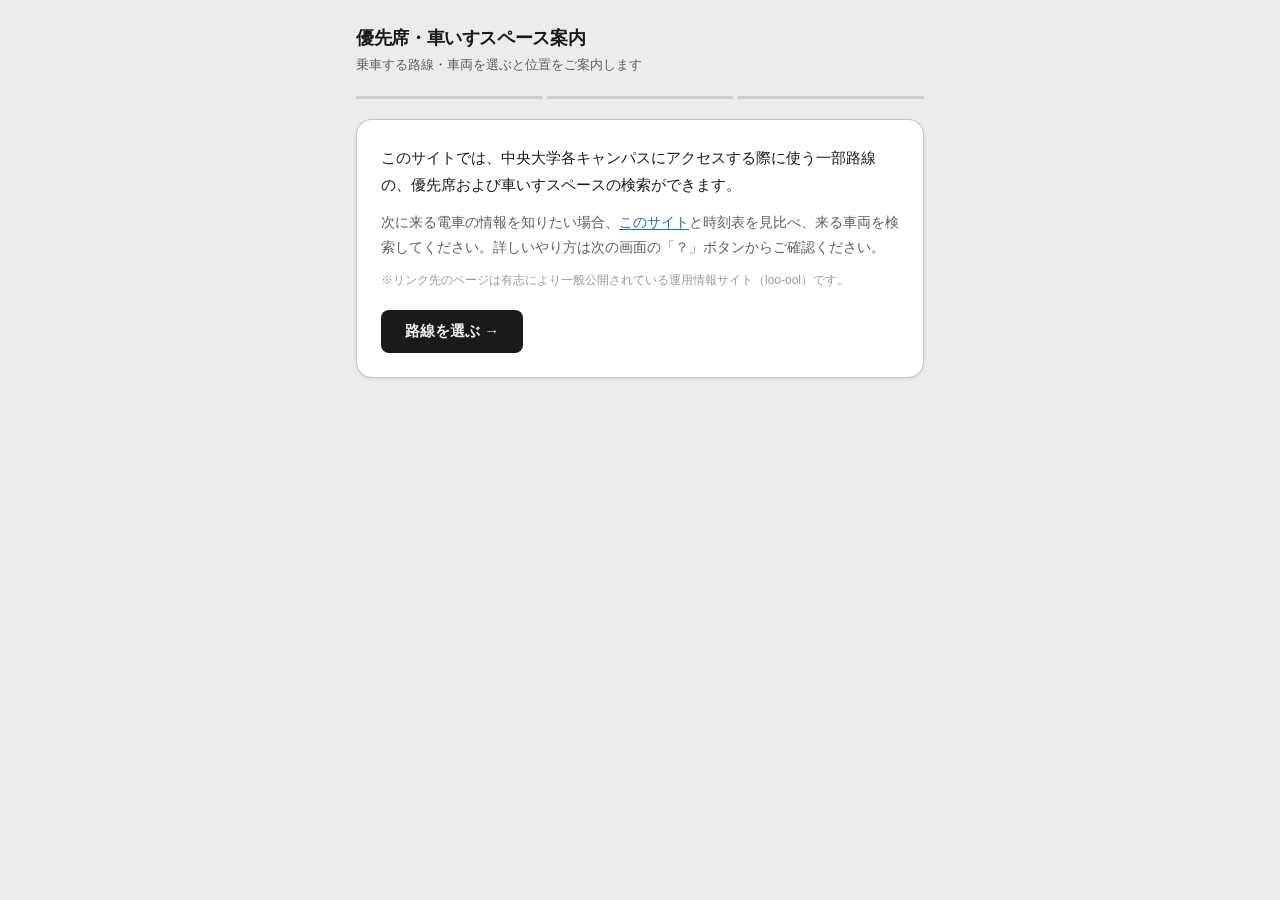
<file: index.html>
<!DOCTYPE html>
<html lang="ja">
<head>
  <meta charset="UTF-8">
  <meta name="viewport" content="width=device-width, initial-scale=1.0">
  <title>優先席・車いすスペース案内</title>
  <link rel="stylesheet" href="style.css">
</head>
<body>
  <div class="app">
    <div class="header">
      <h1>優先席・車いすスペース案内</h1>
      <p>乗車する路線・車両を選ぶと位置をご案内します</p>
    </div>
    <div class="step-bar" id="stepBar"></div>
    <div id="content"></div>
  </div>

  <button class="nav-fixed" id="navBack" style="visibility:hidden">‹</button>
  <button class="nav-fixed" id="navTop"  style="visibility:hidden">TOP</button>
  <button class="nav-fixed" id="navFwd"  style="visibility:hidden">›</button>

  <script src="data.js"></script>
  <script src="diagram.js"></script>
  <script src="app.js"></script>
</body>
</html>
</file>
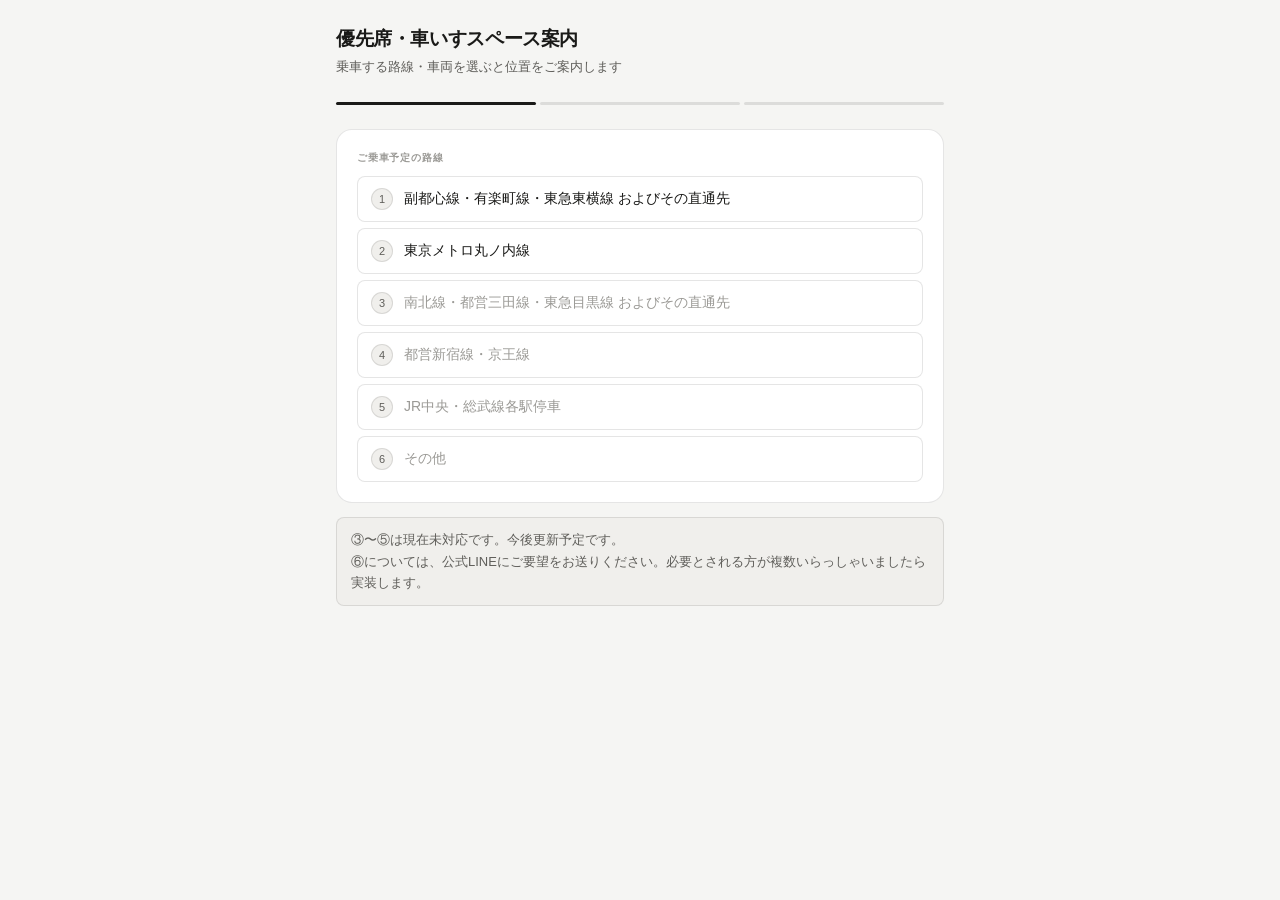
<file: trainguide.html>
<!DOCTYPE html>
<html lang="ja">
<head>
<meta charset="UTF-8">
<meta name="viewport" content="width=device-width, initial-scale=1.0">
<title>優先席・車いすスペース案内</title>
<style>
/* ── リセット・ベース ── */
*, *::before, *::after { box-sizing: border-box; margin: 0; padding: 0; }
:root {
  --bg: #f5f5f3;
  --surface: #ffffff;
  --surface2: #f0efec;
  --border: rgba(0,0,0,0.10);
  --border2: rgba(0,0,0,0.18);
  --text: #1a1a18;
  --text2: #5f5e5a;
  --text3: #9b9a96;
  --radius-sm: 8px;
  --radius-md: 12px;
  --radius-lg: 16px;
  --green: #1D9E75;
  --green-light: #9FE1CB;
  --green-bg: #E1F5EE;
  --blue: #185FA5;
  --blue-light: #B5D4F4;
  --blue-bg: #E6F1FB;
  --amber: #BA7517;
  --amber-light: #FAC775;
  --amber-bg: #FAEEDA;
  --car-base: #e8e7e2;
  --car-border: #c8c7c2;
}
@media (prefers-color-scheme: dark) {
  :root {
    --bg: #1c1c1a;
    --surface: #2a2a28;
    --surface2: #333330;
    --border: rgba(255,255,255,0.10);
    --border2: rgba(255,255,255,0.18);
    --text: #f0efec;
    --text2: #a8a7a2;
    --text3: #6a6966;
    --car-base: #3a3a38;
    --car-border: #555553;
  }
}
body {
  font-family: 'Hiragino Sans', 'Noto Sans JP', sans-serif;
  background: var(--bg);
  color: var(--text);
  min-height: 100vh;
  font-size: 15px;
  line-height: 1.6;
}
.app {
  max-width: 640px;
  margin: 0 auto;
  padding: 1.5rem 1rem 4rem;
}

/* ── ヘッダー ── */
.header { margin-bottom: 1.5rem; }
.header h1 {
  font-size: 19px;
  font-weight: 600;
  letter-spacing: -0.02em;
  color: var(--text);
  margin-bottom: 3px;
}
.header p {
  font-size: 13px;
  color: var(--text2);
}

/* ── ステップバー ── */
.step-bar { display: flex; gap: 4px; margin-bottom: 1.5rem; }
.step-seg {
  height: 3px;
  flex: 1;
  border-radius: 2px;
  background: var(--border);
  transition: background 0.3s;
}
.step-seg.done { background: var(--text2); }
.step-seg.active { background: var(--text); }

/* ── カード ── */
.card {
  background: var(--surface);
  border: 0.5px solid var(--border);
  border-radius: var(--radius-lg);
  padding: 1.25rem;
  margin-bottom: 0.875rem;
  animation: fadeUp 0.18s ease both;
}
@keyframes fadeUp {
  from { opacity: 0; transform: translateY(8px); }
  to   { opacity: 1; transform: translateY(0); }
}
.sec-label {
  font-size: 10px;
  font-weight: 600;
  color: var(--text3);
  letter-spacing: 0.08em;
  text-transform: uppercase;
  margin-bottom: 10px;
}

/* ── ボタン ── */
.opt-btn {
  display: flex;
  align-items: center;
  gap: 11px;
  width: 100%;
  padding: 11px 13px;
  border: 0.5px solid var(--border);
  border-radius: var(--radius-sm);
  background: var(--surface);
  color: var(--text);
  font-size: 14px;
  font-family: inherit;
  cursor: pointer;
  text-align: left;
  transition: background 0.12s, border-color 0.12s;
  margin-bottom: 6px;
}
.opt-btn:last-child { margin-bottom: 0; }
.opt-btn:hover { background: var(--surface2); border-color: var(--border2); }
.opt-btn:active { transform: scale(0.99); }
.opt-btn.muted { color: var(--text3); cursor: default; }
.opt-btn.muted:hover { background: var(--surface); border-color: var(--border); }
.num-badge {
  width: 22px; height: 22px;
  border-radius: 50%;
  background: var(--surface2);
  border: 0.5px solid var(--border);
  display: flex; align-items: center; justify-content: center;
  font-size: 11px;
  color: var(--text2);
  flex-shrink: 0;
}
.color-dot {
  width: 11px; height: 11px;
  border-radius: 50%;
  border: 0.5px solid var(--border2);
  flex-shrink: 0;
}

/* ── 通知 ── */
.notice {
  background: var(--surface2);
  border: 0.5px solid var(--border);
  border-radius: var(--radius-sm);
  padding: 11px 14px;
  font-size: 13px;
  color: var(--text2);
  line-height: 1.65;
  margin-top: 6px;
  animation: fadeUp 0.18s ease both;
}

/* ── 戻るボタン ── */
.back-btn {
  background: none;
  border: none;
  color: var(--text3);
  font-size: 13px;
  font-family: inherit;
  cursor: pointer;
  padding: 0 0 12px;
  display: flex;
  align-items: center;
  gap: 4px;
  transition: color 0.12s;
}
.back-btn:hover { color: var(--text); }

/* ── 数字入力 ── */
.digit-row { display: flex; gap: 6px; margin-bottom: 1rem; }
.digit-box {
  width: 46px; height: 54px;
  border: 0.5px solid var(--border);
  border-radius: var(--radius-sm);
  background: var(--surface);
  display: flex; align-items: center; justify-content: center;
  font-size: 21px;
  font-weight: 600;
  color: var(--text);
  position: relative;
  flex-shrink: 0;
  transition: border-color 0.15s, background 0.15s;
}
.digit-box.active { border-color: var(--text2); border-width: 1.5px; }
.digit-box.filled { background: var(--surface2); }
.digit-label {
  font-size: 9px;
  color: var(--text3);
  position: absolute;
  bottom: 4px;
  left: 0; right: 0;
  text-align: center;
}
.keypad { display: grid; grid-template-columns: repeat(6, 1fr); gap: 5px; margin-bottom: 10px; }
.key-btn {
  padding: 11px 4px;
  border: 0.5px solid var(--border);
  border-radius: var(--radius-sm);
  background: var(--surface);
  color: var(--text);
  font-size: 15px;
  font-family: inherit;
  cursor: pointer;
  text-align: center;
  transition: background 0.1s;
  user-select: none;
}
.key-btn:hover { background: var(--surface2); }
.key-btn:active { transform: scale(0.94); }
.key-btn.del { font-size: 13px; color: var(--text2); }
.key-btn.disabled { opacity: 0.2; pointer-events: none; }
.cand-list { margin-top: 8px; }
.cand-item {
  font-size: 13px;
  color: var(--text2);
  padding: 5px 0;
  border-bottom: 0.5px solid var(--border);
  display: flex; align-items: center; gap: 8px;
}
.cand-item:last-child { border-bottom: none; }
.cand-dot { width: 5px; height: 5px; border-radius: 50%; background: var(--border2); flex-shrink: 0; }

/* ── 結果 ── */
.result-card {
  background: var(--surface);
  border: 0.5px solid var(--border);
  border-radius: var(--radius-lg);
  padding: 1.25rem;
  animation: fadeUp 0.2s ease both;
}
.train-name { font-size: 18px; font-weight: 600; letter-spacing: -0.01em; margin-bottom: 3px; }
.train-meta { font-size: 12px; color: var(--text2); margin-bottom: 1.1rem; }
.badge {
  display: inline-block;
  font-size: 11px;
  padding: 2px 8px;
  border-radius: var(--radius-sm);
  margin-left: 6px;
  background: var(--surface2);
  color: var(--text2);
  border: 0.5px solid var(--border);
  font-weight: 400;
  vertical-align: middle;
}
.divider { border: none; border-top: 0.5px solid var(--border); margin: 1rem 0; }
.info-block { margin-bottom: 1rem; }
.info-label {
  font-size: 10px;
  font-weight: 600;
  color: var(--text3);
  margin-bottom: 6px;
  letter-spacing: 0.07em;
  text-transform: uppercase;
}
.info-value { font-size: 14px; color: var(--text); line-height: 1.65; }
.info-value.pending { color: var(--text3); font-style: italic; }
.reset-btn {
  margin-top: 1rem;
  padding: 10px 20px;
  border: 0.5px solid var(--border2);
  border-radius: var(--radius-sm);
  background: var(--surface);
  color: var(--text);
  font-size: 14px;
  font-family: inherit;
  cursor: pointer;
  transition: background 0.12s;
}
.reset-btn:hover { background: var(--surface2); }

/* ── 断面図 ── */
.diagram-wrap { overflow-x: auto; padding: 4px 0 8px; margin-bottom: 4px; }
.direction-row {
  display: flex;
  justify-content: space-between;
  font-size: 11px;
  color: var(--text2);
  margin-bottom: 6px;
  gap: 8px;
}
.dir-label { display: flex; align-items: center; gap: 4px; line-height: 1.3; }
.dir-label.right { text-align: right; flex-direction: row-reverse; }
.legend {
  display: flex;
  flex-wrap: wrap;
  gap: 10px 16px;
  margin-top: 10px;
  padding-top: 10px;
  border-top: 0.5px solid var(--border);
}
.legend-item { display: flex; align-items: center; gap: 6px; font-size: 12px; color: var(--text2); }
.legend-swatch {
  width: 14px; height: 14px;
  border-radius: 3px;
  flex-shrink: 0;
}
</style>
</head>
<body>
<div class="app">
  <div class="header">
    <h1>優先席・車いすスペース案内</h1>
    <p>乗車する路線・車両を選ぶと位置をご案内します</p>
  </div>
  <div class="step-bar" id="stepBar"></div>
  <div id="content"></div>
</div>

<script>
// ═══════════════════════════════════════════════════════
// 車両データ
// ═══════════════════════════════════════════════════════

// zone 種類: 'priority'=優先席, 'wheelchair'=車いすスペース/フリースペース, 'furiai'=ふれあいゾーン
// zones: [{car, door, type}]  door: 1-4 or 'end'(車端)
// priority_text: 優先席の文章説明
// wheelchair_text: 車いすスペースの文章説明

const TRAINS = [
  // ── 横浜高速 ──────────────────────────────────────
  { id:'y500', name:'Y500系', company:'横浜高速鉄道', cars:8,
    bandColor:'#3A8CD4', bandNote:'青・黄色中心',
    zones:[
      {car:2, door:4, type:'wheelchair'},
      {car:7, door:1, type:'wheelchair'},
    ],
    wheelchair_text:'2号車4番ドア・7号車1番ドア',
    priority_text:'1〜7号車 4番ドア・8号車 1番ドア',
    priority_doors: [{car:1,door:4},{car:2,door:4},{car:3,door:4},{car:4,door:4},{car:5,door:4},{car:6,door:4},{car:7,door:4},{car:8,door:1}],
    match: d=>d[0]==='Y'&&d.length===1,
    partial: d=>!d.length||(d.length===1&&d[0]==='Y') },

  // ── 東京メトロ ────────────────────────────────────
  { id:'10000', name:'10000系', company:'東京メトロ', cars:10,
    bandColor:'#8B6914', bandNote:'ブラウン・ゴールド',
    zones:[
      {car:2, door:4, type:'wheelchair'},
      {car:9, door:1, type:'wheelchair'},
    ],
    wheelchair_text:'2号車4番ドア・9号車1番ドア',
    priority_text:'1〜9号車 4番ドア・10号車 1番ドア',
    priority_doors:[{car:1,door:4},{car:2,door:4},{car:3,door:4},{car:4,door:4},{car:5,door:4},{car:6,door:4},{car:7,door:4},{car:8,door:4},{car:9,door:4},{car:10,door:1}],
    match: d=>d[0]==='1'&&d[1]==='0'&&d.length===2,
    partial: d=>{if(!d.length)return true;if(d[0]!=='1')return false;if(d.length===1)return true;return d[1]==='0'&&d.length<=2} },

  { id:'17000', name:'17000系', company:'東京メトロ', cars:10,
    bandColor:'#8B6914', bandNote:'ブラウン・ゴールド',
    zones:[
      {car:1, door:4, type:'wheelchair'},{car:2, door:4, type:'wheelchair'},
      {car:3, door:1, type:'wheelchair'},{car:4, door:1, type:'wheelchair'},
      {car:5, door:1, type:'wheelchair'},{car:6, door:1, type:'wheelchair'},
      {car:7, door:1, type:'wheelchair'},{car:8, door:1, type:'wheelchair'},
      {car:9, door:1, type:'wheelchair'},{car:10,door:1, type:'wheelchair'},
    ],
    wheelchair_text:'1・2号車は4番ドア、3〜10号車は1番ドア',
    priority_text:'全車両 車端部（編成端を除く）',
    priority_doors:'all_end',
    match: d=>d[0]==='1'&&d[1]==='7'&&/[0-9]/.test(d[2]||'x')&&d[3]==='0'&&d.length===4,
    partial: d=>{if(!d.length)return true;if(d[0]!=='1')return false;if(d.length===1)return true;if(d[1]!=='7')return false;if(d.length===2)return true;if(!/[0-9]/.test(d[2]))return false;if(d.length===3)return true;return d[3]==='0'&&d.length<=4} },

  { id:'17080', name:'17080系', company:'東京メトロ', cars:8,
    bandColor:'#8B6914', bandNote:'ブラウン・ゴールド',
    zones:[
      {car:1, door:4, type:'wheelchair'},{car:2, door:4, type:'wheelchair'},
      {car:3, door:1, type:'wheelchair'},{car:4, door:1, type:'wheelchair'},
      {car:5, door:1, type:'wheelchair'},{car:6, door:1, type:'wheelchair'},
      {car:7, door:1, type:'wheelchair'},{car:8, door:1, type:'wheelchair'},
    ],
    wheelchair_text:'1・2号車は4番ドア、3〜8号車は1番ドア',
    priority_text:'全車両 車端部（編成端を除く）',
    priority_doors:'all_end',
    match: d=>d[0]==='1'&&d[1]==='7'&&/[0-9]/.test(d[2]||'x')&&d[3]==='8'&&d.length===4,
    partial: d=>{if(!d.length)return true;if(d[0]!=='1')return false;if(d.length===1)return true;if(d[1]!=='7')return false;if(d.length===2)return true;if(!/[0-9]/.test(d[2]))return false;if(d.length===3)return true;return d[3]==='8'&&d.length<=4} },

  // ── 相鉄 ──────────────────────────────────────────
  { id:'20000', name:'20000系', company:'相鉄', cars:10,
    bandColor:'#1A3A6B', bandNote:'全面濃い青',
    zones:[
      {car:1, door:4, type:'wheelchair'},
      ...Array.from({length:9},(_,i)=>({car:i+2, door:1, type:'wheelchair'})),
    ],
    wheelchair_text:'1号車は4番ドア、2〜10号車は1番ドア',
    priority_text:'全車両 車端部（編成端を除く）',
    priority_doors:'all_end',
    match: d=>d[0]==='2'&&d.length===1,
    partial: d=>!d.length||(d.length===1&&d[0]==='2') },

  // ── 東急 4000番台 ─────────────────────────────────
  { id:'5050_4000_qno', name:'5050系4000番台', company:'東急', cars:10, note:'Qシートなし',
    bandColor:'#e85d6a', bandNote:'赤・ピンク',
    zones:[
      {car:2, door:4, type:'wheelchair'},
      {car:9, door:1, type:'wheelchair'},
    ],
    wheelchair_text:'2号車4番ドア・9号車1番ドア',
    priority_text:'1〜9号車 4番ドア・10号車 1番ドア',
    priority_doors:[{car:1,door:4},{car:2,door:4},{car:3,door:4},{car:4,door:4},{car:5,door:4},{car:6,door:4},{car:7,door:4},{car:8,door:4},{car:9,door:4},{car:10,door:1}],
    match: d=>d[0]==='4'&&/[0-9]/.test(d[1]||'x')&&d[2]==='1'&&/[01]/.test(d[3]||'x')&&d.length===4,
    partial: d=>{if(!d.length)return true;if(d[0]!=='4')return false;if(d.length===1)return true;if(!/[0-9]/.test(d[1]))return false;if(d.length===2)return true;if(d[2]!=='1')return false;if(d.length===3)return true;return /[01]/.test(d[3])&&d.length<=4} },

  { id:'5050_4000_q', name:'5050系4000番台', company:'東急', cars:10, note:'Qシートあり',
    bandColor:'#e85d6a', bandNote:'赤・ピンク',
    zones:[
      {car:2, door:4, type:'wheelchair'},
      {car:9, door:1, type:'wheelchair'},
    ],
    wheelchair_text:'2号車4番ドア・9号車1番ドア',
    priority_text:'1〜9号車 4番ドア・10号車 1番ドア',
    priority_doors:[{car:1,door:4},{car:2,door:4},{car:3,door:4},{car:4,door:4},{car:5,door:4},{car:6,door:4},{car:7,door:4},{car:8,door:4},{car:9,door:4},{car:10,door:1}],
    match: d=>d[0]==='4'&&/[0-9]/.test(d[1]||'x')&&d[2]==='1'&&/[2-5]/.test(d[3]||'x')&&d.length===4,
    partial: d=>{if(!d.length)return true;if(d[0]!=='4')return false;if(d.length===1)return true;if(!/[0-9]/.test(d[1]))return false;if(d.length===2)return true;if(d[2]!=='1')return false;if(d.length===3)return true;return /[2-5]/.test(d[3])&&d.length<=4} },

  // ── 西武 ──────────────────────────────────────────
  { id:'40000', name:'40000系', company:'西武', cars:10, note:'Qシート6席',
    bandColor:null, bandNote:'ドアのみカラフル',
    zones:null,
    wheelchair_text:'調査中',
    priority_text:'調査中',
    priority_doors:null,
    match: d=>d[0]==='4'&&d[1]==='0'&&/[0-9]/.test(d[2]||'x')&&/[0-9]/.test(d[3]||'x')&&/[1-6]/.test(d[4]||'x')&&d.length===5,
    partial: d=>{if(!d.length)return true;if(d[0]!=='4')return false;if(d.length===1)return true;if(d[1]!=='0')return false;if(d.length===2)return true;if(!/[0-9]/.test(d[2]))return false;if(d.length===3)return true;if(!/[0-9]/.test(d[3]))return false;if(d.length===4)return true;return /[1-6]/.test(d[4])&&d.length<=5} },

  { id:'40050', name:'40050系', company:'西武', cars:10, note:'Qシート7席',
    bandColor:null, bandNote:'ドアのみカラフル',
    zones:[
      {car:1, door:4, type:'wheelchair'},{car:2, door:4, type:'wheelchair'},
      ...Array.from({length:8},(_,i)=>({car:i+3, door:i+3<=9?1:'partner', type:'wheelchair'})),
    ],
    wheelchair_text:'1・2号車は4番ドア、3〜9号車は1番ドア、10号車はパートナーゾーン',
    priority_text:'全車両 車端部（編成端を除く）',
    priority_doors:'all_end',
    match: d=>d[0]==='4'&&d[1]==='0'&&/[0-9]/.test(d[2]||'x')&&/[56]/.test(d[3]||'x')&&/[1-9]/.test(d[4]||'x')&&d.length===5,
    partial: d=>{if(!d.length)return true;if(d[0]!=='4')return false;if(d.length===1)return true;if(d[1]!=='0')return false;if(d.length===2)return true;if(!/[0-9]/.test(d[2]))return false;if(d.length===3)return true;if(!/[56]/.test(d[3]))return false;if(d.length===4)return true;return /[1-9]/.test(d[4])&&d.length<=5} },

  // ── 東急 5000系 ───────────────────────────────────
  { id:'5000', name:'5000系', company:'東急', cars:8,
    bandColor:'#e85d6a', bandNote:'赤・ピンク',
    zones:[
      {car:2, door:4, type:'wheelchair'},
      {car:7, door:1, type:'wheelchair'},
    ],
    wheelchair_text:'2号車4番ドア・7号車1番ドア',
    priority_text:'1〜7号車 4番ドア・8号車 1番ドア',
    priority_doors:[{car:1,door:4},{car:2,door:4},{car:3,door:4},{car:4,door:4},{car:5,door:4},{car:6,door:4},{car:7,door:4},{car:8,door:1}],
    match: d=>d[0]==='5'&&/[0-9]/.test(d[1]||'x')&&/[12]/.test(d[2]||'x')&&d.length===3,
    partial: d=>{if(!d.length)return true;if(d[0]!=='5')return false;if(d.length===1)return true;if(!/[0-9]/.test(d[1]))return false;if(d.length===2)return true;return /[12]/.test(d[2])&&d.length<=3} },

  { id:'5177', name:'5050系（5177f/78f）', company:'東急', cars:8,
    bandColor:'#e85d6a', bandNote:'赤・ピンク',
    zones:[
      {car:1, door:4, type:'wheelchair'},{car:2, door:4, type:'wheelchair'},
      ...Array.from({length:6},(_,i)=>({car:i+3, door:1, type:'wheelchair'})),
    ],
    wheelchair_text:'1・2号車は4番ドア、3〜8号車は1番ドア',
    priority_text:'1〜7号車 4番ドア・8号車 1番ドア',
    priority_doors:[{car:1,door:4},{car:2,door:4},{car:3,door:4},{car:4,door:4},{car:5,door:4},{car:6,door:4},{car:7,door:4},{car:8,door:1}],
    match: d=>d[0]==='5'&&/[0-9]/.test(d[1]||'x')&&d[2]==='7'&&/[78]/.test(d[3]||'x')&&d.length===4,
    partial: d=>{if(!d.length)return true;if(d[0]!=='5')return false;if(d.length===1)return true;if(!/[0-9]/.test(d[1]))return false;if(d.length===2)return true;if(d[2]!=='7')return false;if(d.length===3)return true;return /[78]/.test(d[3])&&d.length<=4} },

  { id:'5050_56', name:'5050系', company:'東急', cars:8,
    bandColor:'#e85d6a', bandNote:'赤・ピンク',
    zones:[
      {car:2, door:4, type:'wheelchair'},
      {car:7, door:1, type:'wheelchair'},
    ],
    wheelchair_text:'2号車4番ドア・7号車1番ドア',
    priority_text:'1〜7号車 4番ドア・8号車 1番ドア',
    priority_doors:[{car:1,door:4},{car:2,door:4},{car:3,door:4},{car:4,door:4},{car:5,door:4},{car:6,door:4},{car:7,door:4},{car:8,door:1}],
    match: d=>d[0]==='5'&&/[0-9]/.test(d[1]||'x')&&/[56]/.test(d[2]||'x')&&d.length===3,
    partial: d=>{if(!d.length)return true;if(d[0]!=='5')return false;if(d.length===1)return true;if(!/[0-9]/.test(d[1]))return false;if(d.length===2)return true;return /[56]/.test(d[2])&&d.length<=3} },

  { id:'5050_70_6', name:'5050系', company:'東急', cars:8,
    bandColor:'#e85d6a', bandNote:'赤・ピンク',
    zones:[
      {car:2, door:4, type:'wheelchair'},
      {car:7, door:1, type:'wheelchair'},
    ],
    wheelchair_text:'2号車4番ドア・7号車1番ドア',
    priority_text:'1〜7号車 4番ドア・8号車 1番ドア',
    priority_doors:[{car:1,door:4},{car:2,door:4},{car:3,door:4},{car:4,door:4},{car:5,door:4},{car:6,door:4},{car:7,door:4},{car:8,door:1}],
    match: d=>d[0]==='5'&&/[0-9]/.test(d[1]||'x')&&d[2]==='7'&&/[0-6]/.test(d[3]||'x')&&d.length===4,
    partial: d=>{if(!d.length)return true;if(d[0]!=='5')return false;if(d.length===1)return true;if(!/[0-9]/.test(d[1]))return false;if(d.length===2)return true;if(d[2]!=='7')return false;if(d.length===3)return true;return /[0-6]/.test(d[3])&&d.length<=4} },

  // ── 東武 ──────────────────────────────────────────
  { id:'50070', name:'50070系', company:'東武', cars:10,
    bandColor:'#E07320', bandNote:'オレンジ',
    zones:null,
    wheelchair_text:'調査中',
    priority_text:'調査中',
    priority_doors:null,
    match: d=>d[0]==='5'&&/[0-9]/.test(d[1]||'x')&&d[2]==='0'&&d[3]==='7'&&d.length===4,
    partial: d=>{if(!d.length)return true;if(d[0]!=='5')return false;if(d.length===1)return true;if(!/[0-9]/.test(d[1]))return false;if(d.length===2)return true;if(d[2]!=='0')return false;if(d.length===3)return true;return d[3]==='7'&&d.length<=4} },

  { id:'6000', name:'6000系', company:'西武', cars:10,
    bandColor:'#2E72B8', bandNote:'青',
    zones:[
      {car:2, door:4, type:'wheelchair'},
      {car:9, door:1, type:'wheelchair'},
    ],
    wheelchair_text:'2号車4番ドア・9号車1番ドア',
    priority_text:'奇数号車 4番ドア・偶数号車 1番ドア',
    priority_doors:[{car:1,door:4},{car:2,door:1},{car:3,door:4},{car:4,door:1},{car:5,door:4},{car:6,door:1},{car:7,door:4},{car:8,door:1},{car:9,door:4},{car:10,door:1}],
    match: d=>d[0]==='6'&&d.length===1,
    partial: d=>!d.length||(d.length===1&&d[0]==='6') },

  { id:'9000', name:'9000系', company:'東武', cars:10,
    bandColor:'#8B2A5C', bandNote:'赤紫',
    zones:[
      {car:2, door:1, type:'wheelchair'},
      {car:9, door:4, type:'wheelchair'},
    ],
    wheelchair_text:'2号車1番ドア・9号車4番ドア',
    priority_text:'1〜9号車 4番ドア・10号車 1番ドア',
    priority_doors:[{car:1,door:4},{car:2,door:4},{car:3,door:4},{car:4,door:4},{car:5,door:4},{car:6,door:4},{car:7,door:4},{car:8,door:4},{car:9,door:4},{car:10,door:1}],
    match: d=>d[0]==='9'&&/[0-9]/.test(d[1]||'x')&&d[2]==='0'&&d.length===3,
    partial: d=>{if(!d.length)return true;if(d[0]!=='9')return false;if(d.length===1)return true;if(!/[0-9]/.test(d[1]))return false;if(d.length===2)return true;return d[2]==='0'&&d.length<=3} },

  { id:'9050', name:'9050系', company:'東武', cars:10,
    bandColor:'#8B2A5C', bandNote:'赤紫',
    zones:null,
    wheelchair_text:'調査中',
    priority_text:'調査中',
    priority_doors:null,
    match: d=>d[0]==='9'&&/[0-9]/.test(d[1]||'x')&&d[2]==='5'&&d.length===3,
    partial: d=>{if(!d.length)return true;if(d[0]!=='9')return false;if(d.length===1)return true;if(!/[0-9]/.test(d[1]))return false;if(d.length===2)return true;return d[2]==='5'&&d.length<=3} },

  // ── ラッピング（見た目検索のみ）────────────────────
  { id:'aogaeru', name:'青ガエル', company:'東急', cars:8, visualOnly:true,
    bandColor:'#3a8a3a', bandNote:'全面緑',
    zones:[{car:2,door:4,type:'wheelchair'},{car:7,door:1,type:'wheelchair'}],
    wheelchair_text:'2号車4番ドア・7号車1番ドア',
    priority_text:'1〜7号車 4番ドア・8号車 1番ドア',
    priority_doors:[{car:1,door:4},{car:2,door:4},{car:3,door:4},{car:4,door:4},{car:5,door:4},{car:6,door:4},{car:7,door:4},{car:8,door:1}] },
  { id:'sdgs', name:'SDGsトレイン', company:'東急', cars:8, visualOnly:true,
    bandColor:null, bandNote:'カラフル',
    zones:[{car:2,door:4,type:'wheelchair'},{car:7,door:1,type:'wheelchair'}],
    wheelchair_text:'2号車4番ドア・7号車1番ドア',
    priority_text:'1〜7号車 4番ドア・8号車 1番ドア',
    priority_doors:[{car:1,door:4},{car:2,door:4},{car:3,door:4},{car:4,door:4},{car:5,door:4},{car:6,door:4},{car:7,door:4},{car:8,door:1}] },
  { id:'hito', name:'「人へ、街へ、未来へ。」彩を描く特別な電車', company:'東急', cars:10, visualOnly:true,
    bandColor:null, bandNote:'カラフル',
    zones:[{car:2,door:4,type:'wheelchair'},{car:9,door:1,type:'wheelchair'}],
    wheelchair_text:'2号車4番ドア・9号車1番ドア',
    priority_text:'1〜9号車 4番ドア・10号車 1番ドア',
    priority_doors:[{car:1,door:4},{car:2,door:4},{car:3,door:4},{car:4,door:4},{car:5,door:4},{car:6,door:4},{car:7,door:4},{car:8,door:4},{car:9,door:4},{car:10,door:1}] },
  { id:'shinkansen', name:'新幹線デザイン', company:'東急', cars:10, visualOnly:true,
    bandColor:'#ffffff', bandNote:'白地に青線2本',
    zones:[{car:2,door:4,type:'wheelchair'},{car:9,door:1,type:'wheelchair'}],
    wheelchair_text:'2号車4番ドア・9号車1番ドア',
    priority_text:'1〜9号車 4番ドア・10号車 1番ドア',
    priority_doors:[{car:1,door:4},{car:2,door:4},{car:3,door:4},{car:4,door:4},{car:5,door:4},{car:6,door:4},{car:7,door:4},{car:8,door:4},{car:9,door:4},{car:10,door:1}] },
  { id:'ltrain', name:'L-train', company:'西武', cars:10, visualOnly:true,
    bandColor:null, bandNote:'Lions柄',
    zones:[{car:1,door:4,type:'wheelchair'},{car:2,door:4,type:'wheelchair'},{car:3,door:1,type:'wheelchair'},{car:4,door:1,type:'wheelchair'},{car:5,door:1,type:'wheelchair'},{car:6,door:1,type:'wheelchair'},{car:7,door:1,type:'wheelchair'},{car:8,door:1,type:'wheelchair'},{car:9,door:1,type:'wheelchair'},{car:10,door:'partner',type:'wheelchair'}],
    wheelchair_text:'1・2号車は4番ドア、3〜9号車は1番ドア、10号車はパートナーゾーン',
    priority_text:'全車両 車端部（編成端を除く）',
    priority_doors:'all_end' },
];

// 丸ノ内線専用データ
const MARUNOUCHI = {
  name:'2000系', company:'東京メトロ', cars:6,
  wheelchair_text:'1〜5号車：池袋寄り車端 フリースペース＋車いすスペース\n6号車：荻窪・方南町寄り車端 フリースペース＋車いすスペース',
  priority_text:'調査中',
  zones:[
    // 1-5号車: 池袋寄り車端 (1番ドア側)
    ...Array.from({length:5},(_,i)=>({car:i+1, door:'end_1', type:'wheelchair'})),
    // 6号車: 荻窪方面寄り (6番ドア側)
    {car:6, door:'end_last', type:'wheelchair'},
  ],
  marunouchi:true,
};

// ═══════════════════════════════════════════════════════
// 見た目検索ツリー
// ═══════════════════════════════════════════════════════

const VISUAL_8 = {
  q:'帯の色は？',
  opts:[
    { label:'赤・ピンク', color:'#e85d6a',
      next:{ q:'特別なラッピングはありますか？',
        opts:[
          { label:'全面緑（青ガエル）', result:'aogaeru' },
          { label:'カラフル（SDGs）', result:'sdgs' },
          { label:'特になし',
            next:{ q:'車両番号の3桁目（10の位）は？',
              opts:[
                { label:'5以上 → 5050系', result:'5050_56' },
                { label:'5未満 → 5000系', result:'5000' },
              ]}}
        ]}},
    { label:'ブラウン・ゴールド', color:'#8B6914', result:'17080' },
    { label:'青・黄色中心', color:'#3A8CD4', result:'y500' },
  ]
};

const VISUAL_10 = {
  q:'帯の色は？',
  opts:[
    { label:'赤・ピンク', color:'#e85d6a',
      next:{ q:'特別なラッピングはありますか？',
        opts:[
          { label:'カラフル（人へ街へ未来へ）', result:'hito' },
          { label:'白地に青線2本（新幹線）', result:'shinkansen' },
          { label:'特になし → 4000番台', result:'5050_4000_qno' },
        ]}},
    { label:'ブラウン・ゴールド', color:'#8B6914',
      next:{ q:'車体上部の形は？',
        opts:[
          { label:'丸みがある → 10000系', result:'10000' },
          { label:'角ばっている → 17000系', result:'17000' },
        ]}},
    { label:'青', color:'#2E72B8', result:'6000' },
    { label:'ドアのみカラフル',
      next:{ q:'Qシートの席数は？',
        opts:[
          { label:'6席 → 40000系', result:'40000' },
          { label:'7席 → 40050系', result:'40050' },
        ]}},
    { label:'Lions柄', result:'ltrain' },
    { label:'赤紫', color:'#8B2A5C',
      next:{ q:'車両番号の3桁目（10の位）は？',
        opts:[
          { label:'0 → 9000系', result:'9000' },
          { label:'5以上 → 9050系', result:'9050' },
        ]}},
    { label:'オレンジ', color:'#E07320', result:'50070' },
    { label:'全面濃い青', color:'#1A3A6B', result:'20000' },
  ]
};

// ═══════════════════════════════════════════════════════
// 断面図を描く
// ═══════════════════════════════════════════════════════

function buildDiagram(train) {
  const cars = train.cars;
  const isMaru = !!train.marunouchi;
  const CAR_W = 54, CAR_H = 56, GAP = 3;
  const TOTAL_W = cars * CAR_W + (cars - 1) * GAP + 2;
  const SVG_H = CAR_H + 16;

  // 各号車のゾーン判定
  const wcSet = new Set();
  const priSet = new Set();
  if (train.zones) {
    train.zones.forEach(z => {
      if (z.type === 'wheelchair') wcSet.add(z.car);
    });
  }
  if (train.priority_doors === 'all_end') {
    for (let i = 1; i <= cars; i++) priSet.add(i);
  } else if (Array.isArray(train.priority_doors)) {
    train.priority_doors.forEach(p => priSet.add(p.car));
  }

  let rects = '';
  for (let i = 0; i < cars; i++) {
    const carNum = i + 1;
    const x = 1 + i * (CAR_W + GAP);
    const isWC = wcSet.has(carNum);
    const isPri = priSet.has(carNum) && !isWC;

    let fill, stroke;
    if (isWC) { fill = '#B5D4F4'; stroke = '#378ADD'; }
    else if (isPri) { fill = '#9FE1CB'; stroke = '#1D9E75'; }
    else { fill = 'var(--car-base)'; stroke = 'var(--car-border)'; }

    // 丸ノ内線フリースペース表示
    let innerRect = '';
    if (isMaru) {
      if (carNum <= 5) {
        innerRect = `<rect x="${x+2}" y="${SVG_H-CAR_H-2+2}" width="8" height="${CAR_H-4}" rx="2" fill="#B5D4F4" opacity="0.9"/>`;
      } else {
        innerRect = `<rect x="${x+CAR_W-10}" y="${SVG_H-CAR_H-2+2}" width="8" height="${CAR_H-4}" rx="2" fill="#B5D4F4" opacity="0.9"/>`;
      }
    }

    rects += `
      <rect x="${x}" y="${SVG_H - CAR_H - 2}" width="${CAR_W}" height="${CAR_H}" rx="4" fill="${fill}" stroke="${stroke}" stroke-width="1"/>
      ${innerRect}
      <text x="${x + CAR_W/2}" y="${SVG_H - CAR_H/2 - 2 + 4}" text-anchor="middle" font-size="12" font-family="sans-serif" fill="${isWC?'#185FA5':isPri?'#0F6E56':'var(--text2)'}">
        ${carNum}
      </text>
    `;
  }

  const svg = `<svg width="${TOTAL_W}" height="${SVG_H}" viewBox="0 0 ${TOTAL_W} ${SVG_H}" xmlns="http://www.w3.org/2000/svg" style="display:block">
    ${rects}
  </svg>`;
  return svg;
}

function buildDirectionRow(cars) {
  const isMaru = cars === 6;
  if (isMaru) {
    return `<div class="direction-row">
      <div class="dir-label">← 池袋方面</div>
      <div class="dir-label right">荻窪・方南町方面 →</div>
    </div>`;
  }
  const right10 = cars === 10
    ? '元町・中華街 / 新木場方面 →'
    : '元町・中華街方面 →';
  return `<div class="direction-row">
    <div class="dir-label">← 飯能・西武秩父<br>和光市・川越市方面</div>
    <div class="dir-label right">${right10}<br>新横浜・海老名・湘南台方面</div>
  </div>`;
}

function buildLegend(train) {
  const isMaru = !!train.marunouchi;
  const hasPri = train.priority_doors && !isMaru;
  const hasWC = train.zones || isMaru;
  let items = [];
  if (hasPri) items.push(`<div class="legend-item"><div class="legend-swatch" style="background:#9FE1CB;border:1px solid #1D9E75"></div>優先席あり</div>`);
  if (hasWC) items.push(`<div class="legend-item"><div class="legend-swatch" style="background:#B5D4F4;border:1px solid #378ADD"></div>車いすスペース / フリースペース</div>`);
  items.push(`<div class="legend-item"><div class="legend-swatch" style="background:#FAC775;border:1px solid #BA7517"></div>ふれあいゾーン（準備中）</div>`);
  items.push(`<div class="legend-item"><div class="legend-swatch" style="background:var(--car-base);border:1px solid var(--car-border)"></div>通常車両</div>`);
  return `<div class="legend">${items.join('')}</div>`;
}

// ═══════════════════════════════════════════════════════
// State
// ═══════════════════════════════════════════════════════

let S = {
  screen: 'line',
  lineId: null,
  method: null,
  digits: [],
  result: null,
  visualCars: null,
  visualPath: [],
  visualNode: null,
};

function getById(id) { return TRAINS.find(t => t.id === id); }
function getCands(ds) { return TRAINS.filter(t => !t.visualOnly && t.partial(ds)); }
function getMatch(ds) { return TRAINS.find(t => !t.visualOnly && t.match(ds)) || null; }

function pushDigit(ch) {
  if (S.digits.length >= 5) return;
  const next = [...S.digits, ch];
  if (getCands(next).length === 0) return;
  S.digits = next;
  const cands = getCands(S.digits);
  const matched = getMatch(S.digits);
  if (matched) { S.result = matched; S.screen = 'result'; }
  else if (cands.length === 1) { S.result = cands[0]; S.screen = 'result'; }
  render();
}
function delDigit() { if (!S.digits.length) return; S.digits = S.digits.slice(0, -1); render(); }

// ═══════════════════════════════════════════════════════
// ステップバー
// ═══════════════════════════════════════════════════════

function renderStepBar() {
  const map = { line:1, method:2, digit:3, visual:3, result:3, marunouchi:3 };
  const active = map[S.screen] || 1;
  document.getElementById('stepBar').innerHTML =
    [1,2,3].map(i => `<div class="step-seg${i < active?' done':i===active?' active':''}"></div>`).join('');
}

// ═══════════════════════════════════════════════════════
// 各画面
// ═══════════════════════════════════════════════════════

function renderLine() {
  const lines = [
    { id:'fukutoshin', label:'副都心線・有楽町線・東急東横線 およびその直通先', active:true },
    { id:'marunouchi', label:'東京メトロ丸ノ内線', active:true, maru:true },
    { id:'namboku',   label:'南北線・都営三田線・東急目黒線 およびその直通先', active:false },
    { id:'shinjuku',  label:'都営新宿線・京王線', active:false },
    { id:'jr',        label:'JR中央・総武線各駅停車', active:false },
    { id:'other',     label:'その他', active:false, other:true },
  ];
  let btns = lines.map((l, i) => {
    if (l.active) {
      const goto = l.maru ? 'marunouchi' : 'method';
      return `<button class="opt-btn" data-goto="${goto}" data-line="${l.id}">
        <span class="num-badge">${i+1}</span>${l.label}</button>`;
    }
    return `<button class="opt-btn muted" disabled>
      <span class="num-badge">${i+1}</span>${l.label}</button>`;
  }).join('');
  return `<div class="card"><p class="sec-label">ご乗車予定の路線</p>${btns}</div>
    <div class="notice">③〜⑤は現在未対応です。今後更新予定です。<br>⑥については、公式LINEにご要望をお送りください。必要とされる方が複数いらっしゃいましたら実装します。</div>`;
}

function renderMethod() {
  return `<button class="back-btn" data-goto="line">← 路線選択に戻る</button>
  <div class="card">
    <p class="sec-label">検索方法を選んでください</p>
    <button class="opt-btn" data-goto="digit"><span class="num-badge">①</span>車両側面にある数字を入力する</button>
    <button class="opt-btn" data-goto="visual"><span class="num-badge">②</span>車両の見た目から検索する</button>
  </div>`;
}

function renderDigit() {
  const cands = getCands(S.digits);
  const allKeys = ['1','2','3','4','5','6','7','8','9','0','Y'];
  const valid = allKeys.filter(k => getCands([...S.digits, k]).length > 0);
  let boxes = '';
  for (let i = 0; i < 5; i++) {
    let cls = 'digit-box'; let v = '';
    if (i < S.digits.length) { cls += ' filled'; v = S.digits[i]; }
    else if (i === S.digits.length) cls += ' active';
    boxes += `<div class="${cls}">${v}<span class="digit-label">${i+1}桁目</span></div>`;
  }
  const rows = [['1','2','3','4','5','6'],['7','8','9','0','Y','⌫']];
  const keys = rows.map(row => row.map(k =>
    k === '⌫'
      ? `<button class="key-btn del" data-dkey="del">⌫</button>`
      : `<button class="key-btn${valid.includes(k)?'':' disabled'}" data-dkey="${k}">${k}</button>`
  ).join('')).join('');
  return `<button class="back-btn" data-goto="method">← 検索方法に戻る</button>
  <div class="card">
    <p class="sec-label">車番を1桁ずつ入力</p>
    <div class="digit-row">${boxes}</div>
    <div class="keypad">${keys}</div>
    ${S.digits.length
      ? `<div class="cand-list"><p style="font-size:11px;color:var(--text3);margin-bottom:5px">候補 ${cands.length}件</p>
          ${cands.map(c=>`<div class="cand-item"><span class="cand-dot"></span>${c.company} ${c.name}${c.note?'（'+c.note+'）':''}</div>`).join('')}</div>`
      : `<p style="font-size:13px;color:var(--text3)">車両側面の番号を1桁ずつ入力してください</p>`}
  </div>`;
}

function renderVisual() {
  if (!S.visualCars) {
    return `<button class="back-btn" data-goto="method">← 検索方法に戻る</button>
    <div class="card">
      <p class="sec-label">両数を選んでください</p>
      <button class="opt-btn" data-vcars="8">8両編成</button>
      <button class="opt-btn" data-vcars="10">10両編成</button>
    </div>`;
  }
  const node = S.visualNode;
  const back = S.visualPath.length === 0 ? '← 両数選択に戻る' : '← 前の質問に戻る';
  const opts = node.opts.map(opt => {
    const dot = opt.color !== undefined
      ? `<span class="color-dot" style="background:${opt.color||'var(--border2)'}"></span>` : '';
    return `<button class="opt-btn" data-vopt='${JSON.stringify(opt)}'>${dot}${opt.label}</button>`;
  }).join('');
  return `<button class="back-btn" data-vback="1">${back}</button>
  <div class="card"><p class="sec-label">${node.q}</p>${opts}</div>`;
}

function renderResultCard(train) {
  const isMaru = !!train.marunouchi;
  const wcText = train.wheelchair_text || '調査中';
  const priText = train.priority_text || '調査中';
  const wcPending = wcText === '調査中';
  const priPending = priText === '調査中';

  const diag = buildDiagram(train);
  const dirRow = buildDirectionRow(train.cars);
  const legend = buildLegend(train);
  const backLabel = isMaru ? '← 路線選択に戻る' : '← 最初からやり直す';
  const backGoto = isMaru ? 'line' : 'method';

  return `<button class="back-btn" data-goto="${backGoto}">${backLabel}</button>
  <div class="result-card">
    <p class="train-name">${train.company} ${train.name}${train.note?`<span class="badge">${train.note}</span>`:''}</p>
    <p class="train-meta">全${train.cars}両編成</p>
    <hr class="divider">
    ${dirRow}
    <div class="diagram-wrap">${diag}</div>
    ${legend}
    <hr class="divider">
    <div class="info-block">
      <p class="info-label">車いすスペース / フリースペース</p>
      <div class="info-value${wcPending?' pending':''}">${wcText.replace(/\n/g,'<br>')}</div>
    </div>
    <div class="info-block">
      <p class="info-label">優先席</p>
      <div class="info-value${priPending?' pending':''}">${priText}</div>
    </div>
  </div>`;
}

// ═══════════════════════════════════════════════════════
// メイン描画 & イベント
// ═══════════════════════════════════════════════════════

function render() {
  renderStepBar();
  const el = document.getElementById('content');
  if (S.screen === 'line')        el.innerHTML = renderLine();
  else if (S.screen === 'method') el.innerHTML = renderMethod();
  else if (S.screen === 'digit')  el.innerHTML = renderDigit();
  else if (S.screen === 'visual') el.innerHTML = renderVisual();
  else if (S.screen === 'marunouchi') el.innerHTML = renderResultCard(MARUNOUCHI);
  else if (S.screen === 'result') el.innerHTML = renderResultCard(S.result);
  bindEvents();
}

function bindEvents() {
  document.querySelectorAll('[data-goto]').forEach(el => {
    el.addEventListener('click', () => {
      const g = el.dataset.goto;
      if (g === 'line')   { S = { screen:'line', lineId:null, method:null, digits:[], result:null, visualCars:null, visualPath:[], visualNode:null }; }
      else if (g === 'method') { S = { ...S, screen:'method', digits:[], result:null, visualCars:null, visualPath:[], visualNode:null }; }
      else if (g === 'digit')  { S = { ...S, screen:'digit', method:'digit', digits:[], result:null }; }
      else if (g === 'visual') { S = { ...S, screen:'visual', method:'visual', visualCars:null, visualPath:[], visualNode:null }; }
      else if (g === 'marunouchi') { S = { ...S, screen:'marunouchi' }; }
      if (el.dataset.line) S.lineId = el.dataset.line;
      render();
    });
  });
  document.querySelectorAll('[data-dkey]').forEach(el => {
    el.addEventListener('click', () => {
      const k = el.dataset.dkey;
      if (k === 'del') delDigit(); else pushDigit(k);
    });
  });
  document.querySelectorAll('[data-vcars]').forEach(el => {
    el.addEventListener('click', () => {
      S.visualCars = parseInt(el.dataset.vcars);
      S.visualPath = [];
      S.visualNode = S.visualCars === 8 ? VISUAL_8 : VISUAL_10;
      render();
    });
  });
  document.querySelectorAll('[data-vopt]').forEach(el => {
    el.addEventListener('click', () => {
      const opt = JSON.parse(el.dataset.vopt);
      if (opt.result) { S.result = getById(opt.result); S.screen = 'result'; }
      else if (opt.next) { S.visualPath.push(S.visualNode); S.visualNode = opt.next; }
      render();
    });
  });
  document.querySelectorAll('[data-vback]').forEach(el => {
    el.addEventListener('click', () => {
      if (S.visualPath.length > 0) S.visualNode = S.visualPath.pop();
      else { S.visualCars = null; S.visualNode = null; }
      render();
    });
  });
}

render();
</script>
</body>
</html>
</file>
<file: style.css>
*, *::before, *::after { box-sizing: border-box; margin: 0; padding: 0; }

:root {
  --bg:       #eeecea;
  --surface:  #ffffff;
  --surface2: #e2e0dd;
  --border:   rgba(0,0,0,0.13);
  --border2:  rgba(0,0,0,0.22);
  --text:     #1a1a18;
  --text2:    #5f5e5a;
  --text3:    #9b9a96;
  --radius-sm: 8px;
  --radius-lg: 16px;
  --car-base:   #d8d6d1;
  --car-border: #b0aea8;
}
@media (prefers-color-scheme: dark) {
  :root {
    --bg:       #1c1c1a;
    --surface:  #2e2e2c;
    --surface2: #3a3a38;
    --border:   rgba(255,255,255,0.12);
    --border2:  rgba(255,255,255,0.22);
    --text:     #f0efec;
    --text2:    #a8a7a2;
    --text3:    #6a6966;
    --car-base:   #3a3a38;
    --car-border: #555553;
  }
}

body {
  font-family: 'Hiragino Sans', 'Noto Sans JP', sans-serif;
  background: var(--bg);
  color: var(--text);
  min-height: 100vh;
  font-size: 15px;
  line-height: 1.6;
}

.app {
  max-width: 600px;
  margin: 0 auto;
  padding: 1.5rem 1rem 6rem;
}

/* ── ヘッダー ── */
.header { margin-bottom: 1.25rem; }
.header h1 { font-size: 18px; font-weight: 600; letter-spacing: -0.02em; margin-bottom: 2px; }
.header p  { font-size: 13px; color: var(--text2); }

/* ── ステップバー ── */
.step-bar { display: flex; gap: 4px; margin-bottom: 1.25rem; }
.step-seg { height: 3px; flex: 1; border-radius: 2px; background: var(--border); transition: background 0.3s; }
.step-seg.done   { background: var(--text2); }
.step-seg.active { background: var(--text); }

/* ── カード ── */
.card {
  background: var(--surface);
  border: 1px solid var(--border2);
  border-radius: var(--radius-lg);
  padding: 1.25rem;
  margin-bottom: 0.875rem;
  animation: fadeUp 0.16s ease both;
  box-shadow: 0 1px 4px rgba(0,0,0,0.08);
}
.welcome-card { padding: 1.5rem; }
@keyframes fadeUp {
  from { opacity:0; transform:translateY(6px); }
  to   { opacity:1; transform:translateY(0); }
}

.sec-label {
  font-size: 11px; font-weight: 600;
  color: var(--text3); letter-spacing: 0.08em;
  text-transform: uppercase; margin-bottom: 10px;
}

/* ── 選択肢ボタン ── */
.opt-btn {
  display: flex; align-items: center; gap: 10px;
  width: 100%; padding: 13px 14px;
  border: 1px solid var(--border2);
  border-radius: var(--radius-sm);
  background: var(--surface2);
  color: var(--text); font-size: 15px; font-family: inherit;
  cursor: pointer; text-align: left; text-decoration: none;
  transition: background 0.12s, transform 0.08s;
  margin-bottom: 7px;
}
.opt-btn:last-child { margin-bottom: 0; }
.opt-btn:hover      { background: #d4d2ce; }
@media (prefers-color-scheme: dark) { .opt-btn:hover { background: #484846; } }
.opt-btn:active     { transform: scale(0.99); }
.opt-btn.muted      { color: var(--text3); cursor: default; background: var(--surface); border-color: var(--border); }
.opt-btn.muted:hover{ background: var(--surface); }

.num-badge {
  width: 24px; height: 24px; border-radius: 50%;
  background: var(--surface); border: 1px solid var(--border2);
  display: flex; align-items: center; justify-content: center;
  font-size: 12px; color: var(--text2); flex-shrink: 0;
}
.color-dot {
  width: 12px; height: 12px; border-radius: 50%;
  border: 1px solid var(--border2); flex-shrink: 0;
}

/* ── プライマリボタン ── */
.primary-btn {
  display: inline-block; padding: 12px 24px;
  border: none; border-radius: var(--radius-sm);
  background: var(--text); color: var(--bg);
  font-size: 15px; font-family: inherit; font-weight: 600;
  cursor: pointer; transition: opacity 0.12s;
}
.primary-btn:hover { opacity: 0.85; }

/* ── アイコンボタン ── */
.icon-btn {
  width: 32px; height: 32px; border-radius: 50%;
  border: 1px solid var(--border2); background: var(--surface);
  color: var(--text2); font-size: 14px; font-weight: 600;
  cursor: pointer; display: flex; align-items: center; justify-content: center;
  flex-shrink: 0; transition: background 0.12s;
}
.icon-btn:hover { background: var(--surface2); }

/* ── 通知・注記 ── */
.notice {
  background: var(--surface); border: 1px solid var(--border);
  border-radius: var(--radius-sm); padding: 11px 14px;
  font-size: 13px; color: var(--text2); line-height: 1.65; margin-top: 6px;
}
.service-note {
  background: #FFF8E1; border: 1px solid #F9A825;
  border-radius: var(--radius-sm); padding: 10px 13px;
  font-size: 13px; color: #5D4000; line-height: 1.65; margin-bottom: 10px;
}
@media (prefers-color-scheme: dark) {
  .service-note { background: #3A2E00; border-color: #A07000; color: #F5D060; }
}

/* ── リンク ── */
.link { color: #1A6FC4; text-decoration: underline; text-underline-offset: 2px; }
@media (prefers-color-scheme: dark) { .link { color: #6AAFE6; } }

/* ── 数字入力 ── */
.digit-row { display: flex; gap: 6px; margin-bottom: 1rem; }
.digit-box {
  width: 52px; height: 60px;
  border: 1.5px solid var(--border2); border-radius: var(--radius-sm);
  background: var(--surface);
  display: flex; align-items: center; justify-content: center;
  font-size: 23px; font-weight: 600; color: var(--text);
  position: relative; flex-shrink: 0;
  transition: border-color 0.15s, background 0.15s;
}
.digit-box.active { border-color: var(--text); border-width: 2px; }
.digit-box.filled { background: var(--surface2); }
.digit-label {
  font-size: 9px; color: var(--text3);
  position: absolute; bottom: 4px; left: 0; right: 0; text-align: center;
}

/* ── テンキー ── */
.keypad { display: grid; grid-template-columns: repeat(6,1fr); gap: 6px; margin-bottom: 10px; }
.key-btn {
  padding: 13px 4px; border: 1px solid var(--border2);
  border-radius: var(--radius-sm); background: var(--surface2);
  color: var(--text); font-size: 17px; font-family: inherit;
  cursor: pointer; text-align: center; transition: background 0.1s; user-select: none;
}
.key-btn:hover  { background: #d4d2ce; }
@media (prefers-color-scheme: dark) { .key-btn:hover { background: #484846; } }
.key-btn:active { transform: scale(0.93); }
.key-btn.del    { font-size: 15px; color: var(--text2); }
.key-btn.disabled { opacity: 0.2; pointer-events: none; }

/* ── 結果カード ── */
.result-card {
  background: var(--surface); border: 1px solid var(--border2);
  border-radius: var(--radius-lg); padding: 1.25rem;
  box-shadow: 0 1px 4px rgba(0,0,0,0.08);
  animation: fadeUp 0.18s ease both;
}
.train-name { font-size: 18px; font-weight: 600; letter-spacing: -0.01em; margin-bottom: 3px; }
.train-meta { font-size: 13px; color: var(--text2); margin-bottom: 0.75rem; }
.badge {
  display: inline-block; font-size: 12px; padding: 2px 9px; border-radius: 20px;
  margin-left: 7px; background: var(--surface2); color: var(--text2);
  border: 1px solid var(--border); font-weight: 400; vertical-align: middle;
}
.divider { border: none; border-top: 1px solid var(--border); margin: 1rem 0; }
.info-block { margin-bottom: 1rem; }
.info-label {
  font-size: 11px; font-weight: 600; color: var(--text3);
  margin-bottom: 5px; letter-spacing: 0.07em; text-transform: uppercase;
}
.info-value { font-size: 14px; color: var(--text); line-height: 1.65; }
.info-value.pending { color: var(--text3); font-style: italic; }

/* ── 断面図 ── */
.diagram-wrap {
  overflow-x: auto; padding: 4px 0 8px;
  -webkit-overflow-scrolling: touch;
}
.direction-row {
  display: flex; justify-content: space-between;
  font-size: 12px; color: var(--text2); margin-bottom: 4px; gap: 8px;
}
.dir-label { line-height: 1.4; }
.dir-label.right { text-align: right; }
.side-label-row {
  display: flex; justify-content: space-between;
  font-size: 11px; color: var(--text3); margin-bottom: 4px;
}

/* ── 凡例 ── */
.legend {
  display: flex; flex-wrap: wrap; gap: 8px 14px;
  margin-top: 10px; padding-top: 10px; border-top: 1px solid var(--border);
}
.legend-item { display: flex; align-items: center; gap: 6px; font-size: 13px; color: var(--text2); }
.legend-swatch { width: 14px; height: 14px; border-radius: 3px; flex-shrink: 0; }

/* ── 固定ナビボタン ── */
.nav-fixed {
  position: fixed; bottom: 1.5rem;
  width: 44px; height: 44px; border-radius: 50%;
  background: var(--surface); border: 1px solid var(--border2);
  color: var(--text2); font-size: 20px;
  cursor: pointer; display: flex; align-items: center; justify-content: center;
  box-shadow: 0 2px 8px rgba(0,0,0,0.13);
  transition: background 0.12s, opacity 0.2s; z-index: 100;
}
.nav-fixed:hover { background: var(--surface2); }
#navBack { left: 1rem; }
#navFwd  { right: 1rem; }
#navTop  { left: 50%; transform: translateX(-50%); font-size: 13px; font-weight: 600; width: auto; padding: 0 14px; border-radius: 22px; }
.nav-fixed[style*="hidden"] { pointer-events: none; }

/* ── ヘルプ画面 写真例 ── */
.photo-example {
  margin-top: 16px;
  padding-top: 14px;
  border-top: 1px solid var(--border);
}
.photo-card {
  flex: 1;
  min-width: 130px;
  max-width: 160px;
}
</file>
